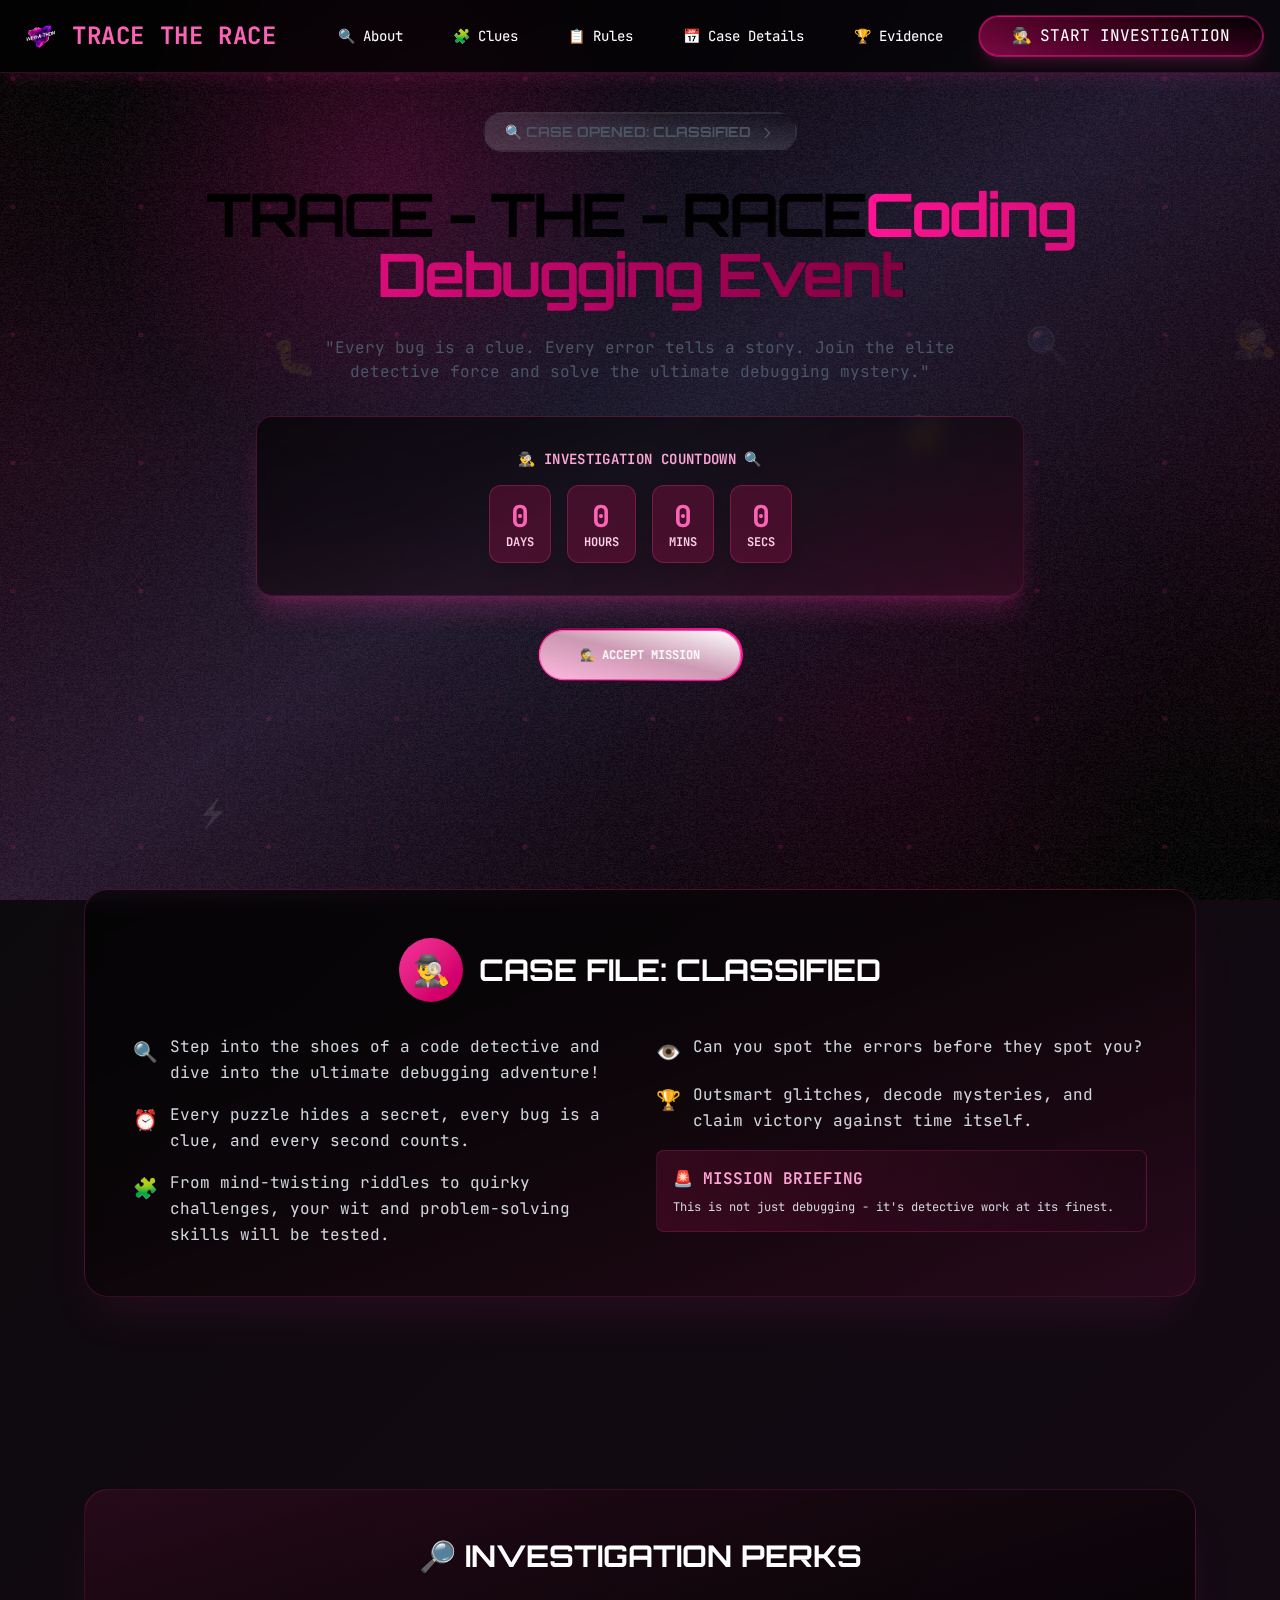
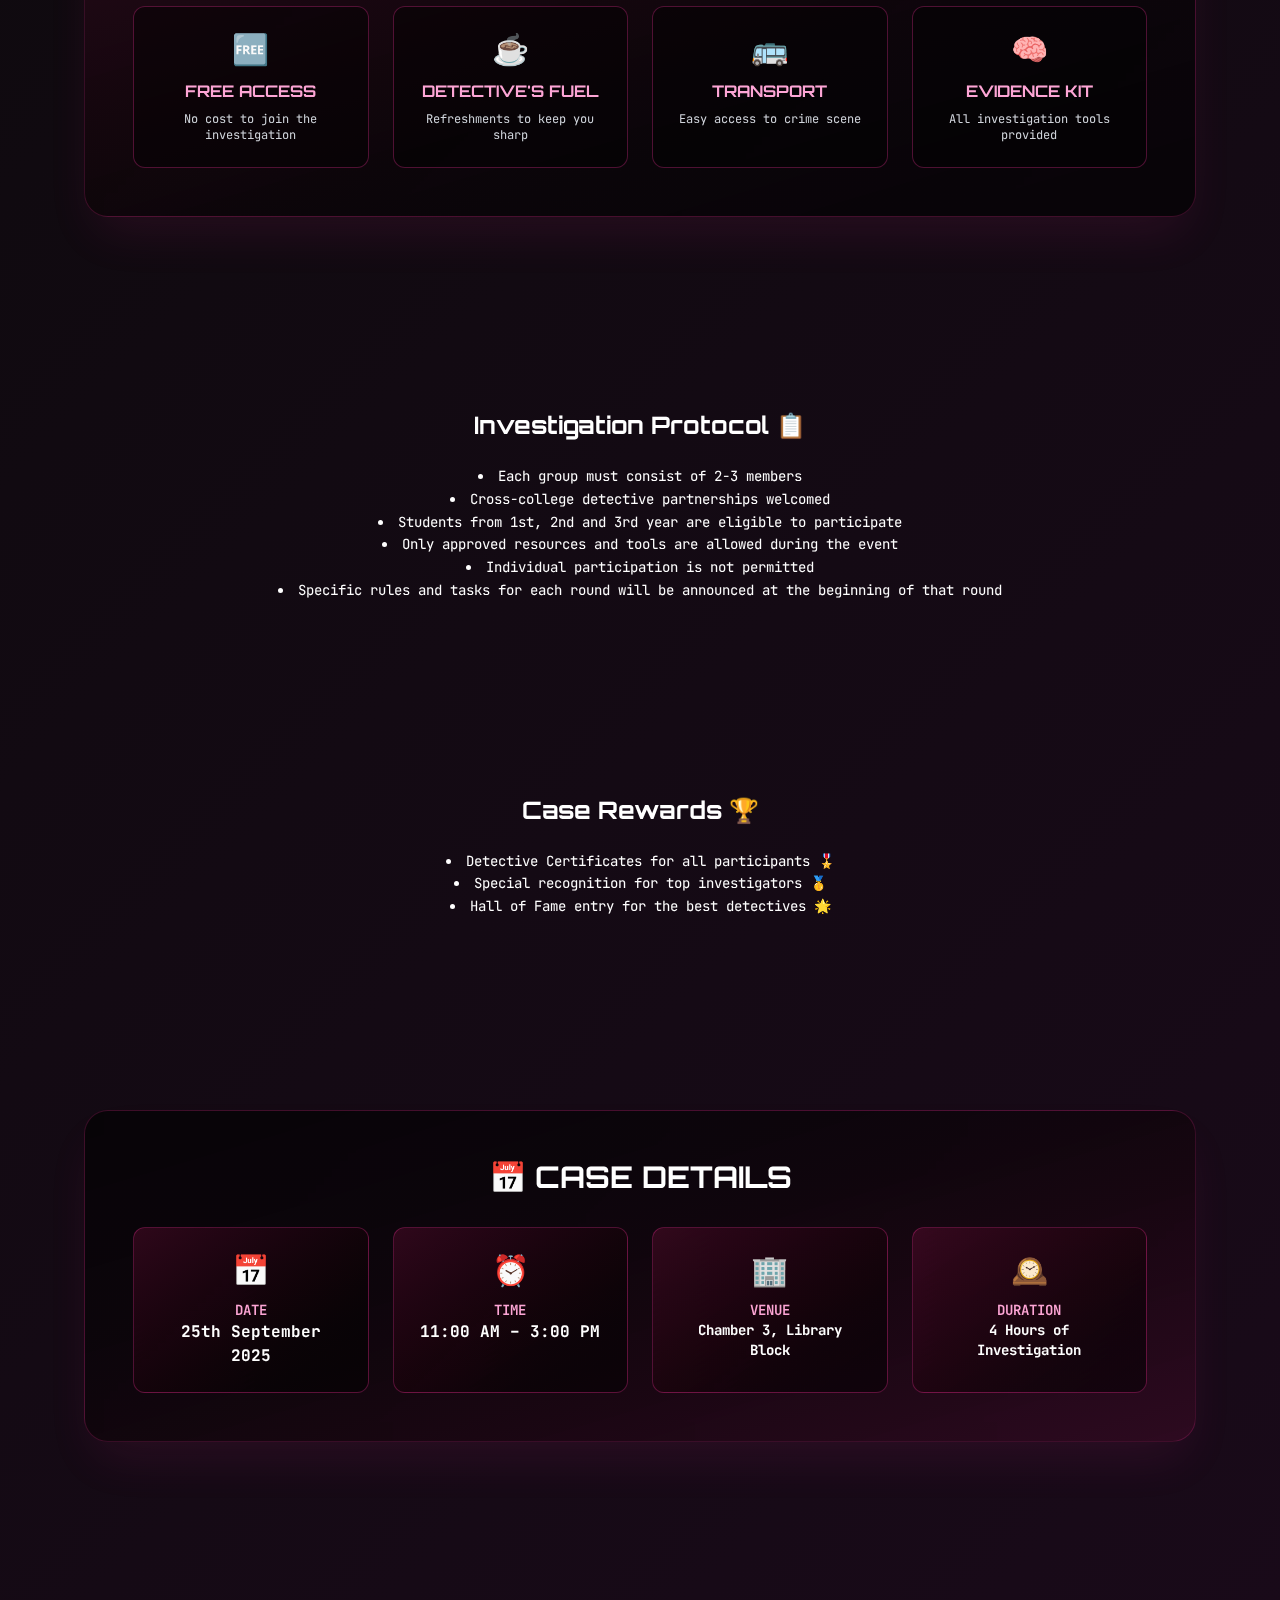
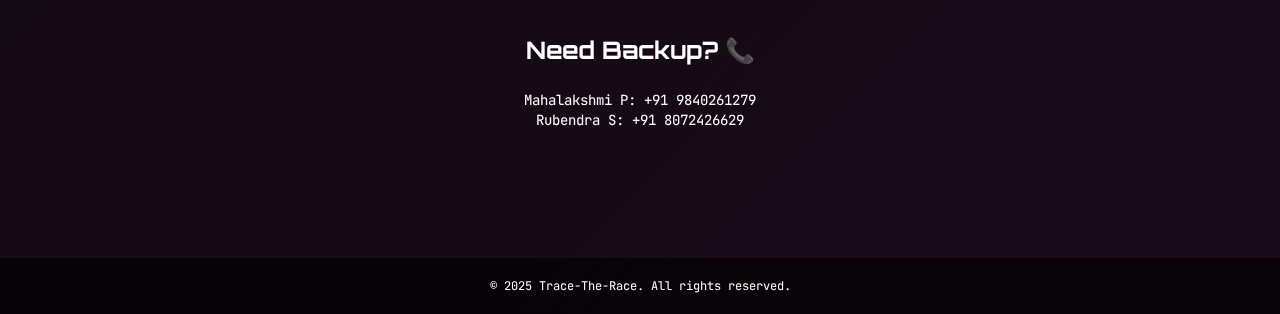
<file: index.html>
<!doctype html>
<html lang="en" suppressHydrationWarning>
  <head>
    <meta charset="UTF-8" />
    <link rel="icon" type="image/png" href="/logo.png" />
    <meta name="viewport" content="width=device-width, initial-scale=1.0" />
    <title>Trace The Race</title>
    <script type="module" crossorigin src="/assets/index-C1xVzia4.js"></script>
    <link rel="stylesheet" crossorigin href="/assets/index-C8bFx1tN.css">
  </head>
  <body>
    <div id="root"></div>

    <!-- Hidden static form for Netlify's build-time detection -->
    <form name="register" data-netlify="true" data-netlify-honeypot="bot-field" hidden netlify>
      <input type="hidden" name="form-name" value="register" />
      <input type="text"   name="teamName" />
      <select name="teamSize">
        <option>1</option><option>2</option><option>3</option>
      </select>
      <input type="text"   name="memberName1" />
      <input type="text"   name="memberContact1" />
      <input type="email"  name="memberEmail1" />
      <input type="text"   name="memberCollege1" />

      <input type="text"   name="memberName2" />
      <input type="text"   name="memberContact2" />
      <input type="email"  name="memberEmail2" />
      <input type="text"   name="memberCollege2" />

      <!-- Member 3 -->
      <input type="text"   name="memberName3" />
      <input type="text"   name="memberContact3" />
      <input type="email"  name="memberEmail3" />
      <input type="text"   name="memberCollege3" />
      <!-- Honeypot -->
      <input type="text" name="bot-field" />
    </form>

  </body>
</html>
</file>
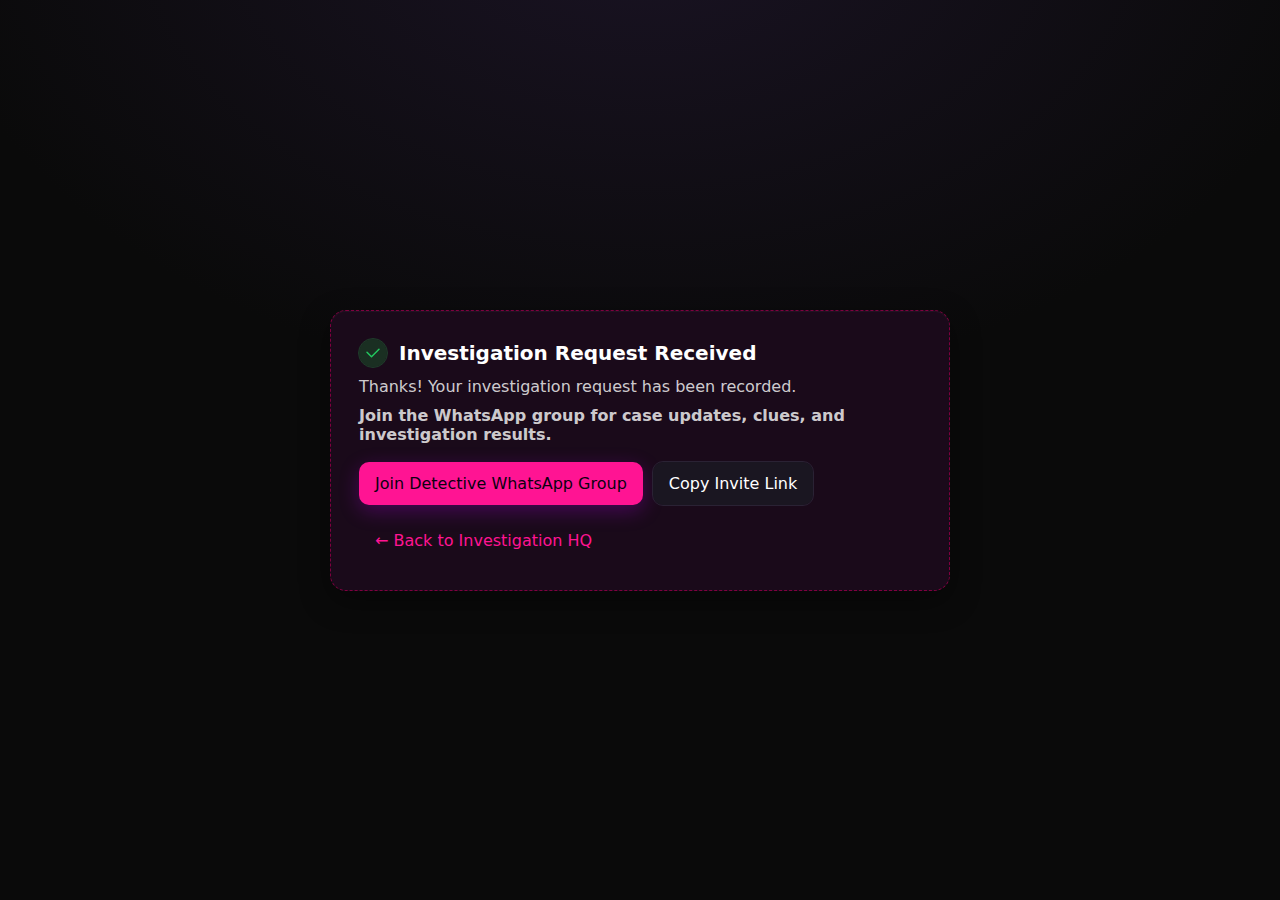
<file: success.html>
<!doctype html>
<html lang="en">
  <head>
    <meta charset="utf-8" />
    <link rel="icon" type="image/png" href="./logo.png" />
    <meta name="viewport" content="width=device-width, initial-scale=1" />
    <title>Investigation Request Received!</title>
    <meta name="description" content="Thanks for joining the investigation. Your submission has been received." />
    <meta name="theme-color" content="#0b0b0c" />
    <style>
      :root{
        --bg: #0a0a0a;
        --card: #1a0a1a;
        --accent: #ff1493;
        --accent-2:#800040;
        --text: #ffffff;
        --muted: #ffffffcc;
        --ok: #22c55e;
        --ring: #ffffff22;
        --focus: 2px solid #ff149388;
        --radius: 16px;
      }
      * { box-sizing: border-box; }
      html, body { height: 100%; }
      body {
        margin: 0;
        font-family: system-ui, -apple-system, Segoe UI, Roboto, Ubuntu, Cantarell, "Noto Sans", Arial, sans-serif;
        background: radial-gradient(1200px 800px at 50% -10%, #1a1324 0%, var(--bg) 60%) no-repeat, var(--bg);
        color: var(--text);
        display: grid;
        place-items: center;
        padding: 24px;
      }
      .card {
        width: 100%;
        max-width: 620px;
        padding: 28px;
        border: 1px dashed var(--accent-2);
        border-radius: var(--radius);
        background: linear-gradient(180deg, #1a0a1a 0%, var(--card) 100%);
        box-shadow: 0 10px 30px #00000066, inset 0 1px 0 #ffffff0a;
        position: relative;
        overflow: clip;
      }
      .header {
        display: flex;
        align-items: center;
        gap: 12px;
        margin-bottom: 8px;
      }
      .check {
        width: 28px; height: 28px; flex: none;
        display: grid; place-items: center;
        border-radius: 999px;
        background: #1a2f22;
        outline: 1px solid #1f3d2b;
      }
      .check svg { width: 18px; height: 18px; color: var(--ok); }
      h1 { margin: 0; font-size: 1.25rem; line-height: 1.2; }
      p { margin: 10px 0 0; color: var(--muted); }
      .actions {
        display: flex;
        flex-wrap: wrap;
        gap: 10px;
        margin-top: 18px;
      }
      a, button {
        font: inherit;
        text-decoration: none;
        border: 0;
        cursor: pointer;
        display: inline-flex;
        align-items: center;
        gap: 8px;
        padding: 12px 16px;
        border-radius: 10px;
        transition: transform .08s ease, box-shadow .08s ease, background .2s ease, color .2s ease;
      }
      .btn-primary {
        background: var(--accent);
        color: #0b0010;
        box-shadow: 0 6px 20px #c101fb44;
      }
      .btn-primary:hover { transform: translateY(-1px); }
      .btn-primary:active { transform: translateY(0); }
      .btn-secondary {
        background: #1a1621;
        color: var(--text);
        outline: 1px solid #2a2234;
      }
      .btn-secondary:hover { background:#1f1a28; }
      .muted-link {
        display: inline-block;
        margin-top: 14px;
        color: var(--accent);
      }
      .muted-link:hover { text-decoration: underline; }
      .toast {
        position: absolute;
        right: 14px; bottom: 14px;
        padding: 10px 12px;
        border-radius: 10px;
        background: #1a1621;
        outline: 1px solid #2a2234;
        color: var(--text);
        opacity: 0;
        transform: translateY(6px);
        transition: opacity .2s ease, transform .2s ease;
        pointer-events: none;
        font-size: .925rem;
      }
      .toast.show { opacity: 1; transform: translateY(0); }
      .ring {
        position:absolute; inset:-1px;
        border-radius: var(--radius);
        box-shadow: 0 0 0 1px var(--ring);
        pointer-events:none;
      }
      @media (prefers-reduced-motion: reduce) {
        .btn-primary, .btn-secondary { transition: none; }
      }
      a:focus-visible, button:focus-visible { outline: var(--focus); outline-offset: 2px; }
    </style>
  </head>
  <body>
    <main class="card" role="status" aria-live="polite">
      <div class="ring" aria-hidden="true"></div>

      <div class="header">
        <span class="check" aria-hidden="true">
          <svg viewBox="0 0 24 24" fill="none" aria-hidden="true">
            <path d="M20 7L10 17l-6-6" stroke="currentColor" stroke-width="2" stroke-linecap="round" stroke-linejoin="round"/>
          </svg>
        </span>
        <h1>Investigation Request Received</h1>
      </div>

      <p>Thanks! Your investigation request has been recorded.</p>
      <p><strong>Join the WhatsApp group for case updates, clues, and investigation results.</strong></p>

      <div class="actions">
        <a class="btn-primary"
           href="https://chat.whatsapp.com/E703nAka1NY1kPPnu2XmwF"
           target="_blank" rel="noopener noreferrer"
           aria-label="Open WhatsApp group for investigation updates and results in a new tab">
          Join Detective WhatsApp Group
        </a>

        <button class="btn-secondary" id="copyLink" type="button" aria-live="polite">
          Copy Invite Link
        </button>
      </div>

      <a class="muted-link" href="/">← Back to Investigation HQ</a>

      <div id="toast" class="toast" role="alert" aria-atomic="true" aria-live="assertive">
        Link copied to clipboard
      </div>
    </main>

    <script>
      (function () {
        const WA_URL = "https://chat.whatsapp.com/E703nAka1NY1kPPnu2XmwF";
        const copyBtn = document.getElementById("copyLink");
        const toast = document.getElementById("toast");

        async function copyToClipboard(text) {
          try {
            if (navigator.clipboard && window.isSecureContext) {
              await navigator.clipboard.writeText(text);
            } else {
              const el = document.createElement("textarea");
              el.value = text;
              el.setAttribute("readonly", "");
              el.style.position = "absolute";
              el.style.left = "-9999px";
              document.body.appendChild(el);
              el.select();
              document.execCommand("copy");
              document.body.removeChild(el);
            }
            showToast();
          } catch {
            showToast("Couldn’t copy. Link shown above.");
          }
        }

        function showToast(message) {
          if (message) toast.textContent = message;
          toast.classList.add("show");
          setTimeout(() => toast.classList.remove("show"), 1800);
        }

        copyBtn?.addEventListener("click", () => copyToClipboard(WA_URL));
      })();
    </script>
  </body>
</html>
</file>
<file: assets/index-C8bFx1tN.css>
@import"https://fonts.googleapis.com/css2?family=JetBrains+Mono:wght@400;700&family=Orbitron:wght@400;700;900&display=swap";@layer components;/*! tailwindcss v4.1.13 | MIT License | https://tailwindcss.com */@layer properties{@supports (((-webkit-hyphens:none)) and (not (margin-trim:inline))) or ((-moz-orient:inline) and (not (color:rgb(from red r g b)))){*,:before,:after,::backdrop{--tw-translate-x:0;--tw-translate-y:0;--tw-translate-z:0;--tw-rotate-x:initial;--tw-rotate-y:initial;--tw-rotate-z:initial;--tw-skew-x:initial;--tw-skew-y:initial;--tw-space-y-reverse:0;--tw-space-x-reverse:0;--tw-border-style:solid;--tw-gradient-position:initial;--tw-gradient-from:#0000;--tw-gradient-via:#0000;--tw-gradient-to:#0000;--tw-gradient-stops:initial;--tw-gradient-via-stops:initial;--tw-gradient-from-position:0%;--tw-gradient-via-position:50%;--tw-gradient-to-position:100%;--tw-leading:initial;--tw-font-weight:initial;--tw-tracking:initial;--tw-shadow:0 0 #0000;--tw-shadow-color:initial;--tw-shadow-alpha:100%;--tw-inset-shadow:0 0 #0000;--tw-inset-shadow-color:initial;--tw-inset-shadow-alpha:100%;--tw-ring-color:initial;--tw-ring-shadow:0 0 #0000;--tw-inset-ring-color:initial;--tw-inset-ring-shadow:0 0 #0000;--tw-ring-inset:initial;--tw-ring-offset-width:0px;--tw-ring-offset-color:#fff;--tw-ring-offset-shadow:0 0 #0000;--tw-outline-style:solid;--tw-backdrop-blur:initial;--tw-backdrop-brightness:initial;--tw-backdrop-contrast:initial;--tw-backdrop-grayscale:initial;--tw-backdrop-hue-rotate:initial;--tw-backdrop-invert:initial;--tw-backdrop-opacity:initial;--tw-backdrop-saturate:initial;--tw-backdrop-sepia:initial;--tw-duration:initial;--tw-text-shadow-color:initial;--tw-text-shadow-alpha:100%;--tw-scale-x:1;--tw-scale-y:1;--tw-scale-z:1}}}@layer theme{:root,:host{--font-sans:ui-sans-serif,system-ui,sans-serif,"Apple Color Emoji","Segoe UI Emoji","Segoe UI Symbol","Noto Color Emoji";--font-mono:ui-monospace,SFMono-Regular,Menlo,Monaco,Consolas,"Liberation Mono","Courier New",monospace;--color-red-400:oklch(70.4% .191 22.216);--color-red-500:oklch(63.7% .237 25.331);--color-purple-950:oklch(29.1% .149 302.717);--color-pink-200:oklch(89.9% .061 343.231);--color-pink-300:oklch(82.3% .12 346.018);--color-pink-400:oklch(71.8% .202 349.761);--color-pink-500:oklch(65.6% .241 354.308);--color-pink-700:oklch(52.5% .223 3.958);--color-pink-800:oklch(45.9% .187 3.815);--color-pink-900:oklch(40.8% .153 2.432);--color-gray-200:oklch(92.8% .006 264.531);--color-gray-300:oklch(87.2% .01 258.338);--color-gray-400:oklch(70.7% .022 261.325);--color-gray-600:oklch(44.6% .03 256.802);--color-gray-800:oklch(27.8% .033 256.848);--color-gray-900:oklch(21% .034 264.665);--color-gray-950:oklch(13% .028 261.692);--color-zinc-300:oklch(87.1% .006 286.286);--color-black:#000;--color-white:#fff;--spacing:.25rem;--breakpoint-xl:80rem;--container-2xl:42rem;--container-3xl:48rem;--container-4xl:56rem;--container-5xl:64rem;--container-6xl:72rem;--text-xs:.75rem;--text-xs--line-height:calc(1/.75);--text-sm:.875rem;--text-sm--line-height:calc(1.25/.875);--text-base:1rem;--text-base--line-height: 1.5 ;--text-lg:1.125rem;--text-lg--line-height:calc(1.75/1.125);--text-xl:1.25rem;--text-xl--line-height:calc(1.75/1.25);--text-2xl:1.5rem;--text-2xl--line-height:calc(2/1.5);--text-3xl:1.875rem;--text-3xl--line-height: 1.2 ;--text-4xl:2.25rem;--text-4xl--line-height:calc(2.5/2.25);--text-6xl:3.75rem;--text-6xl--line-height:1;--font-weight-medium:500;--font-weight-semibold:600;--font-weight-bold:700;--tracking-tighter:-.05em;--tracking-wide:.025em;--leading-relaxed:1.625;--radius-md:.375rem;--radius-lg:.5rem;--radius-xl:.75rem;--radius-2xl:1rem;--radius-3xl:1.5rem;--animate-pulse:pulse 2s cubic-bezier(.4,0,.6,1)infinite;--blur-sm:8px;--blur-lg:16px;--blur-3xl:64px;--default-transition-duration:.15s;--default-transition-timing-function:cubic-bezier(.4,0,.2,1);--default-font-family:var(--font-sans);--default-mono-font-family:var(--font-mono)}}@layer base{*,:after,:before,::backdrop{box-sizing:border-box;border:0 solid;margin:0;padding:0}::file-selector-button{box-sizing:border-box;border:0 solid;margin:0;padding:0}html,:host{-webkit-text-size-adjust:100%;tab-size:4;line-height:1.5;font-family:var(--default-font-family,ui-sans-serif,system-ui,sans-serif,"Apple Color Emoji","Segoe UI Emoji","Segoe UI Symbol","Noto Color Emoji");font-feature-settings:var(--default-font-feature-settings,normal);font-variation-settings:var(--default-font-variation-settings,normal);-webkit-tap-highlight-color:transparent}hr{height:0;color:inherit;border-top-width:1px}abbr:where([title]){-webkit-text-decoration:underline dotted;text-decoration:underline dotted}h1,h2,h3,h4,h5,h6{font-size:inherit;font-weight:inherit}a{color:inherit;-webkit-text-decoration:inherit;text-decoration:inherit}b,strong{font-weight:bolder}code,kbd,samp,pre{font-family:var(--default-mono-font-family,ui-monospace,SFMono-Regular,Menlo,Monaco,Consolas,"Liberation Mono","Courier New",monospace);font-feature-settings:var(--default-mono-font-feature-settings,normal);font-variation-settings:var(--default-mono-font-variation-settings,normal);font-size:1em}small{font-size:80%}sub,sup{vertical-align:baseline;font-size:75%;line-height:0;position:relative}sub{bottom:-.25em}sup{top:-.5em}table{text-indent:0;border-color:inherit;border-collapse:collapse}:-moz-focusring{outline:auto}progress{vertical-align:baseline}summary{display:list-item}ol,ul,menu{list-style:none}img,svg,video,canvas,audio,iframe,embed,object{vertical-align:middle;display:block}img,video{max-width:100%;height:auto}button,input,select,optgroup,textarea{font:inherit;font-feature-settings:inherit;font-variation-settings:inherit;letter-spacing:inherit;color:inherit;opacity:1;background-color:#0000;border-radius:0}::file-selector-button{font:inherit;font-feature-settings:inherit;font-variation-settings:inherit;letter-spacing:inherit;color:inherit;opacity:1;background-color:#0000;border-radius:0}:where(select:is([multiple],[size])) optgroup{font-weight:bolder}:where(select:is([multiple],[size])) optgroup option{padding-inline-start:20px}::file-selector-button{margin-inline-end:4px}::placeholder{opacity:1}@supports (not ((-webkit-appearance:-apple-pay-button))) or (contain-intrinsic-size:1px){::placeholder{color:currentColor}@supports (color:color-mix(in lab,red,red)){::placeholder{color:color-mix(in oklab,currentcolor 50%,transparent)}}}textarea{resize:vertical}::-webkit-search-decoration{-webkit-appearance:none}::-webkit-date-and-time-value{min-height:1lh;text-align:inherit}::-webkit-datetime-edit{display:inline-flex}::-webkit-datetime-edit-fields-wrapper{padding:0}::-webkit-datetime-edit{padding-block:0}::-webkit-datetime-edit-year-field{padding-block:0}::-webkit-datetime-edit-month-field{padding-block:0}::-webkit-datetime-edit-day-field{padding-block:0}::-webkit-datetime-edit-hour-field{padding-block:0}::-webkit-datetime-edit-minute-field{padding-block:0}::-webkit-datetime-edit-second-field{padding-block:0}::-webkit-datetime-edit-millisecond-field{padding-block:0}::-webkit-datetime-edit-meridiem-field{padding-block:0}::-webkit-calendar-picker-indicator{line-height:1}:-moz-ui-invalid{box-shadow:none}button,input:where([type=button],[type=reset],[type=submit]){appearance:button}::file-selector-button{appearance:button}::-webkit-inner-spin-button{height:auto}::-webkit-outer-spin-button{height:auto}[hidden]:where(:not([hidden=until-found])){display:none!important}*{border-color:#ff14934d}body{color:#fff;background-color:#0a0a0a}}@layer utilities{.pointer-events-none{pointer-events:none}.absolute{position:absolute}.fixed{position:fixed}.relative{position:relative}.static{position:static}.\[inset\:0\%_0px\]{inset:0% 0}.inset-0{inset:calc(var(--spacing)*0)}.inset-\[-1000\%\]{inset:-1000%}.top-0{top:calc(var(--spacing)*0)}.left-1\/2{left:50%}.-z-10{z-index:-10}.z-1{z-index:1}.z-10{z-index:10}.z-20{z-index:20}.z-30{z-index:30}.z-40{z-index:40}.z-\[0\]{z-index:0}.mx-3{margin-inline:calc(var(--spacing)*3)}.mx-10{margin-inline:calc(var(--spacing)*10)}.mx-auto{margin-inline:auto}.mt-1{margin-top:calc(var(--spacing)*1)}.mt-6{margin-top:calc(var(--spacing)*6)}.mt-20{margin-top:calc(var(--spacing)*20)}.mt-32{margin-top:calc(var(--spacing)*32)}.mr-2{margin-right:calc(var(--spacing)*2)}.mr-3{margin-right:calc(var(--spacing)*3)}.mr-4{margin-right:calc(var(--spacing)*4)}.mb-2{margin-bottom:calc(var(--spacing)*2)}.mb-3{margin-bottom:calc(var(--spacing)*3)}.mb-4{margin-bottom:calc(var(--spacing)*4)}.mb-6{margin-bottom:calc(var(--spacing)*6)}.mb-8{margin-bottom:calc(var(--spacing)*8)}.\[margin-left\:-200\%\]{margin-left:-200%}.ml-2{margin-left:calc(var(--spacing)*2)}.block{display:block}.flex{display:flex}.grid{display:grid}.hidden{display:none}.inline{display:inline}.inline-block{display:inline-block}.inline-flex{display:inline-flex}.size-9{width:calc(var(--spacing)*9);height:calc(var(--spacing)*9)}.size-full{width:100%;height:100%}.\[height\:300vh\]{height:300vh}.h-4{height:calc(var(--spacing)*4)}.h-6{height:calc(var(--spacing)*6)}.h-8{height:calc(var(--spacing)*8)}.h-9{height:calc(var(--spacing)*9)}.h-10{height:calc(var(--spacing)*10)}.h-12{height:calc(var(--spacing)*12)}.h-16{height:calc(var(--spacing)*16)}.h-20{height:calc(var(--spacing)*20)}.h-full{height:100%}.h-screen{height:100vh}.\[width\:600vw\]{width:600vw}.w-4{width:calc(var(--spacing)*4)}.w-8{width:calc(var(--spacing)*8)}.w-16{width:calc(var(--spacing)*16)}.w-20{width:calc(var(--spacing)*20)}.w-auto{width:auto}.w-fit{width:fit-content}.w-full{width:100%}.w-screen{width:100vw}.max-w-2xl{max-width:var(--container-2xl)}.max-w-3xl{max-width:var(--container-3xl)}.max-w-4xl{max-width:var(--container-4xl)}.max-w-5xl{max-width:var(--container-5xl)}.max-w-6xl{max-width:var(--container-6xl)}.max-w-full{max-width:100%}.max-w-screen-xl{max-width:var(--breakpoint-xl)}.shrink-0{flex-shrink:0}.\[transform-origin\:100\%_0_0\]{transform-origin:100% 0 0}.-translate-x-1\/2{--tw-translate-x: -50% ;translate:var(--tw-translate-x)var(--tw-translate-y)}.\[transform\:rotateX\(var\(--grid-angle\)\)\]{transform:rotateX(var(--grid-angle))}.transform{transform:var(--tw-rotate-x,)var(--tw-rotate-y,)var(--tw-rotate-z,)var(--tw-skew-x,)var(--tw-skew-y,)}.animate-\[spin_2s_linear_infinite\]{animation:2s linear infinite spin}.animate-pulse{animation:var(--animate-pulse)}.cursor-pointer{cursor:pointer}.resize{resize:both}.list-inside{list-style-position:inside}.list-disc{list-style-type:disc}.grid-cols-2{grid-template-columns:repeat(2,minmax(0,1fr))}.flex-col{flex-direction:column}.flex-wrap{flex-wrap:wrap}.items-center{align-items:center}.items-start{align-items:flex-start}.justify-between{justify-content:space-between}.justify-center{justify-content:center}.gap-1{gap:calc(var(--spacing)*1)}.gap-1\.5{gap:calc(var(--spacing)*1.5)}.gap-2{gap:calc(var(--spacing)*2)}.gap-4{gap:calc(var(--spacing)*4)}.gap-6{gap:calc(var(--spacing)*6)}.gap-8{gap:calc(var(--spacing)*8)}.gap-12{gap:calc(var(--spacing)*12)}:where(.space-y-3>:not(:last-child)){--tw-space-y-reverse:0;margin-block-start:calc(calc(var(--spacing)*3)*var(--tw-space-y-reverse));margin-block-end:calc(calc(var(--spacing)*3)*calc(1 - var(--tw-space-y-reverse)))}:where(.space-y-4>:not(:last-child)){--tw-space-y-reverse:0;margin-block-start:calc(calc(var(--spacing)*4)*var(--tw-space-y-reverse));margin-block-end:calc(calc(var(--spacing)*4)*calc(1 - var(--tw-space-y-reverse)))}:where(.space-y-5>:not(:last-child)){--tw-space-y-reverse:0;margin-block-start:calc(calc(var(--spacing)*5)*var(--tw-space-y-reverse));margin-block-end:calc(calc(var(--spacing)*5)*calc(1 - var(--tw-space-y-reverse)))}:where(.space-y-8>:not(:last-child)){--tw-space-y-reverse:0;margin-block-start:calc(calc(var(--spacing)*8)*var(--tw-space-y-reverse));margin-block-end:calc(calc(var(--spacing)*8)*calc(1 - var(--tw-space-y-reverse)))}.gap-x-3{column-gap:calc(var(--spacing)*3)}:where(.space-x-3>:not(:last-child)){--tw-space-x-reverse:0;margin-inline-start:calc(calc(var(--spacing)*3)*var(--tw-space-x-reverse));margin-inline-end:calc(calc(var(--spacing)*3)*calc(1 - var(--tw-space-x-reverse)))}:where(.space-x-4>:not(:last-child)){--tw-space-x-reverse:0;margin-inline-start:calc(calc(var(--spacing)*4)*var(--tw-space-x-reverse));margin-inline-end:calc(calc(var(--spacing)*4)*calc(1 - var(--tw-space-x-reverse)))}.overflow-hidden{overflow:hidden}.rounded-2xl{border-radius:var(--radius-2xl)}.rounded-3xl{border-radius:var(--radius-3xl)}.rounded-full{border-radius:3.40282e38px}.rounded-lg{border-radius:var(--radius-lg)}.rounded-md{border-radius:var(--radius-md)}.rounded-xl{border-radius:var(--radius-xl)}.border,.border-\[1px\]{border-style:var(--tw-border-style);border-width:1px}.border-\[2px\]{border-style:var(--tw-border-style);border-width:2px}.border-b{border-bottom-style:var(--tw-border-style);border-bottom-width:1px}.border-dashed{--tw-border-style:dashed;border-style:dashed}.border-\[\#ff1493\]\/50{border-color:#ff149380}.border-\[\#ff1493\]\/60{border-color:#ff149399}.border-black\/5{border-color:#0000000d}@supports (color:color-mix(in lab,red,red)){.border-black\/5{border-color:color-mix(in oklab,var(--color-black)5%,transparent)}}.border-gray-200{border-color:var(--color-gray-200)}.border-gray-800{border-color:var(--color-gray-800)}.border-pink-500\/20{border-color:#f6339a33}@supports (color:color-mix(in lab,red,red)){.border-pink-500\/20{border-color:color-mix(in oklab,var(--color-pink-500)20%,transparent)}}.border-pink-500\/30{border-color:#f6339a4d}@supports (color:color-mix(in lab,red,red)){.border-pink-500\/30{border-color:color-mix(in oklab,var(--color-pink-500)30%,transparent)}}.border-red-500{border-color:var(--color-red-500)}.border-transparent{border-color:#0000}.border-white{border-color:var(--color-white)}.border-white\/20{border-color:#fff3}@supports (color:color-mix(in lab,red,red)){.border-white\/20{border-color:color-mix(in oklab,var(--color-white)20%,transparent)}}.bg-background{background-color:#0a0a0a}.bg-black\/40{background-color:#0006}@supports (color:color-mix(in lab,red,red)){.bg-black\/40{background-color:color-mix(in oklab,var(--color-black)40%,transparent)}}.bg-black\/70{background-color:#000000b3}@supports (color:color-mix(in lab,red,red)){.bg-black\/70{background-color:color-mix(in oklab,var(--color-black)70%,transparent)}}.bg-pink-900\/30{background-color:#8610434d}@supports (color:color-mix(in lab,red,red)){.bg-pink-900\/30{background-color:color-mix(in oklab,var(--color-pink-900)30%,transparent)}}.bg-pink-900\/40{background-color:#86104366}@supports (color:color-mix(in lab,red,red)){.bg-pink-900\/40{background-color:color-mix(in oklab,var(--color-pink-900)40%,transparent)}}.bg-primary{background-color:#ff1493}.bg-purple-950\/10{background-color:#3c03661a}@supports (color:color-mix(in lab,red,red)){.bg-purple-950\/10{background-color:color-mix(in oklab,var(--color-purple-950)10%,transparent)}}.bg-secondary{background-color:#800040}.bg-white{background-color:var(--color-white)}.bg-white\/10{background-color:#ffffff1a}@supports (color:color-mix(in lab,red,red)){.bg-white\/10{background-color:color-mix(in oklab,var(--color-white)10%,transparent)}}.bg-gradient-to-b{--tw-gradient-position:to bottom in oklab;background-image:linear-gradient(var(--tw-gradient-stops))}.bg-gradient-to-br{--tw-gradient-position:to bottom right in oklab;background-image:linear-gradient(var(--tw-gradient-stops))}.bg-gradient-to-r{--tw-gradient-position:to right in oklab;background-image:linear-gradient(var(--tw-gradient-stops))}.bg-gradient-to-t{--tw-gradient-position:to top in oklab;background-image:linear-gradient(var(--tw-gradient-stops))}.bg-gradient-to-tr{--tw-gradient-position:to top right in oklab;background-image:linear-gradient(var(--tw-gradient-stops))}.\[background-image\:linear-gradient\(to_right\,var\(--light-line\)_1px\,transparent_0\)\,linear-gradient\(to_bottom\,var\(--light-line\)_1px\,transparent_0\)\]{background-image:linear-gradient(to right,var(--light-line)1px,transparent 0),linear-gradient(to bottom,var(--light-line)1px,transparent 0)}.bg-\[conic-gradient\(from_90deg_at_50\%_50\%\,\#ff1493_0\%\,\#800040_50\%\,\#ff1493_100\%\)\]{background-image:conic-gradient(from 90deg,#ff1493,#800040,#ff1493)}.bg-\[linear-gradient\(180deg\,_\#000_0\%\,_rgba\(0\,_0\,_0\,_0\.75\)_100\%\)\]{background-image:linear-gradient(#000,#000000bf)}.bg-\[radial-gradient\(circle_at_30\%_20\%\,\#ff1493_0\%\,transparent_25\%\)\]{background-image:radial-gradient(circle at 30% 20%,#ff1493,#0000 25%)}.bg-\[radial-gradient\(circle_at_70\%_80\%\,\#800040_0\%\,transparent_25\%\)\]{background-image:radial-gradient(circle at 70% 80%,#800040,#0000 25%)}.bg-\[radial-gradient\(ellipse_20\%_80\%_at_50\%_-20\%\,rgba\(120\,119\,198\,0\.15\)\,rgba\(255\,255\,255\,0\)\)\]{background-image:radial-gradient(20% 80% at 50% -20%,#7877c626,#fff0)}.from-\[\#ff1493\]{--tw-gradient-from:#ff1493;--tw-gradient-stops:var(--tw-gradient-via-stops,var(--tw-gradient-position),var(--tw-gradient-from)var(--tw-gradient-from-position),var(--tw-gradient-to)var(--tw-gradient-to-position))}.from-\[\#ff1493\]\/20{--tw-gradient-from:oklab(65.4935% .260965 -.0139289/.2);--tw-gradient-stops:var(--tw-gradient-via-stops,var(--tw-gradient-position),var(--tw-gradient-from)var(--tw-gradient-from-position),var(--tw-gradient-to)var(--tw-gradient-to-position))}.from-\[\#ff1493\]\/30{--tw-gradient-from:oklab(65.4935% .260965 -.0139289/.3);--tw-gradient-stops:var(--tw-gradient-via-stops,var(--tw-gradient-position),var(--tw-gradient-from)var(--tw-gradient-from-position),var(--tw-gradient-to)var(--tw-gradient-to-position))}.from-black{--tw-gradient-from:var(--color-black);--tw-gradient-stops:var(--tw-gradient-via-stops,var(--tw-gradient-position),var(--tw-gradient-from)var(--tw-gradient-from-position),var(--tw-gradient-to)var(--tw-gradient-to-position))}.from-black\/60{--tw-gradient-from:#0009}@supports (color:color-mix(in lab,red,red)){.from-black\/60{--tw-gradient-from:color-mix(in oklab,var(--color-black)60%,transparent)}}.from-black\/60{--tw-gradient-stops:var(--tw-gradient-via-stops,var(--tw-gradient-position),var(--tw-gradient-from)var(--tw-gradient-from-position),var(--tw-gradient-to)var(--tw-gradient-to-position))}.from-black\/80{--tw-gradient-from:#000c}@supports (color:color-mix(in lab,red,red)){.from-black\/80{--tw-gradient-from:color-mix(in oklab,var(--color-black)80%,transparent)}}.from-black\/80{--tw-gradient-stops:var(--tw-gradient-via-stops,var(--tw-gradient-position),var(--tw-gradient-from)var(--tw-gradient-from-position),var(--tw-gradient-to)var(--tw-gradient-to-position))}.from-pink-500{--tw-gradient-from:var(--color-pink-500);--tw-gradient-stops:var(--tw-gradient-via-stops,var(--tw-gradient-position),var(--tw-gradient-from)var(--tw-gradient-from-position),var(--tw-gradient-to)var(--tw-gradient-to-position))}.from-pink-900\/20{--tw-gradient-from:#86104333}@supports (color:color-mix(in lab,red,red)){.from-pink-900\/20{--tw-gradient-from:color-mix(in oklab,var(--color-pink-900)20%,transparent)}}.from-pink-900\/20{--tw-gradient-stops:var(--tw-gradient-via-stops,var(--tw-gradient-position),var(--tw-gradient-from)var(--tw-gradient-from-position),var(--tw-gradient-to)var(--tw-gradient-to-position))}.from-pink-900\/30{--tw-gradient-from:#8610434d}@supports (color:color-mix(in lab,red,red)){.from-pink-900\/30{--tw-gradient-from:color-mix(in oklab,var(--color-pink-900)30%,transparent)}}.from-pink-900\/30{--tw-gradient-stops:var(--tw-gradient-via-stops,var(--tw-gradient-position),var(--tw-gradient-from)var(--tw-gradient-from-position),var(--tw-gradient-to)var(--tw-gradient-to-position))}.from-pink-900\/50{--tw-gradient-from:#86104380}@supports (color:color-mix(in lab,red,red)){.from-pink-900\/50{--tw-gradient-from:color-mix(in oklab,var(--color-pink-900)50%,transparent)}}.from-pink-900\/50{--tw-gradient-stops:var(--tw-gradient-via-stops,var(--tw-gradient-position),var(--tw-gradient-from)var(--tw-gradient-from-position),var(--tw-gradient-to)var(--tw-gradient-to-position))}.from-transparent{--tw-gradient-from:transparent;--tw-gradient-stops:var(--tw-gradient-via-stops,var(--tw-gradient-position),var(--tw-gradient-from)var(--tw-gradient-from-position),var(--tw-gradient-to)var(--tw-gradient-to-position))}.from-white{--tw-gradient-from:var(--color-white);--tw-gradient-stops:var(--tw-gradient-via-stops,var(--tw-gradient-position),var(--tw-gradient-from)var(--tw-gradient-from-position),var(--tw-gradient-to)var(--tw-gradient-to-position))}.from-zinc-300\/20{--tw-gradient-from:#d4d4d833}@supports (color:color-mix(in lab,red,red)){.from-zinc-300\/20{--tw-gradient-from:color-mix(in oklab,var(--color-zinc-300)20%,transparent)}}.from-zinc-300\/20{--tw-gradient-stops:var(--tw-gradient-via-stops,var(--tw-gradient-position),var(--tw-gradient-from)var(--tw-gradient-from-position),var(--tw-gradient-to)var(--tw-gradient-to-position))}.via-\[\#800040\]\/30{--tw-gradient-via:oklab(38.8145% .157117 .00183761/.3);--tw-gradient-via-stops:var(--tw-gradient-position),var(--tw-gradient-from)var(--tw-gradient-from-position),var(--tw-gradient-via)var(--tw-gradient-via-position),var(--tw-gradient-to)var(--tw-gradient-to-position);--tw-gradient-stops:var(--tw-gradient-via-stops)}.via-\[\#800040\]\/40{--tw-gradient-via:oklab(38.8145% .157117 .00183761/.4);--tw-gradient-via-stops:var(--tw-gradient-position),var(--tw-gradient-from)var(--tw-gradient-from-position),var(--tw-gradient-via)var(--tw-gradient-via-position),var(--tw-gradient-to)var(--tw-gradient-to-position);--tw-gradient-stops:var(--tw-gradient-via-stops)}.via-gray-400\/20{--tw-gradient-via:#99a1af33}@supports (color:color-mix(in lab,red,red)){.via-gray-400\/20{--tw-gradient-via:color-mix(in oklab,var(--color-gray-400)20%,transparent)}}.via-gray-400\/20{--tw-gradient-via-stops:var(--tw-gradient-position),var(--tw-gradient-from)var(--tw-gradient-from-position),var(--tw-gradient-via)var(--tw-gradient-via-position),var(--tw-gradient-to)var(--tw-gradient-to-position);--tw-gradient-stops:var(--tw-gradient-via-stops)}.via-gray-900{--tw-gradient-via:var(--color-gray-900);--tw-gradient-via-stops:var(--tw-gradient-position),var(--tw-gradient-from)var(--tw-gradient-from-position),var(--tw-gradient-via)var(--tw-gradient-via-position),var(--tw-gradient-to)var(--tw-gradient-to-position);--tw-gradient-stops:var(--tw-gradient-via-stops)}.via-pink-500\/5{--tw-gradient-via:#f6339a0d}@supports (color:color-mix(in lab,red,red)){.via-pink-500\/5{--tw-gradient-via:color-mix(in oklab,var(--color-pink-500)5%,transparent)}}.via-pink-500\/5{--tw-gradient-via-stops:var(--tw-gradient-position),var(--tw-gradient-from)var(--tw-gradient-from-position),var(--tw-gradient-via)var(--tw-gradient-via-position),var(--tw-gradient-to)var(--tw-gradient-to-position);--tw-gradient-stops:var(--tw-gradient-via-stops)}.via-transparent{--tw-gradient-via:transparent;--tw-gradient-via-stops:var(--tw-gradient-position),var(--tw-gradient-from)var(--tw-gradient-from-position),var(--tw-gradient-via)var(--tw-gradient-via-position),var(--tw-gradient-to)var(--tw-gradient-to-position);--tw-gradient-stops:var(--tw-gradient-via-stops)}.to-\[\#800040\]{--tw-gradient-to:#800040;--tw-gradient-stops:var(--tw-gradient-via-stops,var(--tw-gradient-position),var(--tw-gradient-from)var(--tw-gradient-from-position),var(--tw-gradient-to)var(--tw-gradient-to-position))}.to-black{--tw-gradient-to:var(--color-black);--tw-gradient-stops:var(--tw-gradient-via-stops,var(--tw-gradient-position),var(--tw-gradient-from)var(--tw-gradient-from-position),var(--tw-gradient-to)var(--tw-gradient-to-position))}.to-black\/50{--tw-gradient-to:#00000080}@supports (color:color-mix(in lab,red,red)){.to-black\/50{--tw-gradient-to:color-mix(in oklab,var(--color-black)50%,transparent)}}.to-black\/50{--tw-gradient-stops:var(--tw-gradient-via-stops,var(--tw-gradient-position),var(--tw-gradient-from)var(--tw-gradient-from-position),var(--tw-gradient-to)var(--tw-gradient-to-position))}.to-black\/60{--tw-gradient-to:#0009}@supports (color:color-mix(in lab,red,red)){.to-black\/60{--tw-gradient-to:color-mix(in oklab,var(--color-black)60%,transparent)}}.to-black\/60{--tw-gradient-stops:var(--tw-gradient-via-stops,var(--tw-gradient-position),var(--tw-gradient-from)var(--tw-gradient-from-position),var(--tw-gradient-to)var(--tw-gradient-to-position))}.to-pink-700{--tw-gradient-to:var(--color-pink-700);--tw-gradient-stops:var(--tw-gradient-via-stops,var(--tw-gradient-position),var(--tw-gradient-from)var(--tw-gradient-from-position),var(--tw-gradient-to)var(--tw-gradient-to-position))}.to-pink-800\/10{--tw-gradient-to:#a2004c1a}@supports (color:color-mix(in lab,red,red)){.to-pink-800\/10{--tw-gradient-to:color-mix(in oklab,var(--color-pink-800)10%,transparent)}}.to-pink-800\/10{--tw-gradient-stops:var(--tw-gradient-via-stops,var(--tw-gradient-position),var(--tw-gradient-from)var(--tw-gradient-from-position),var(--tw-gradient-to)var(--tw-gradient-to-position))}.to-pink-900\/20{--tw-gradient-to:#86104333}@supports (color:color-mix(in lab,red,red)){.to-pink-900\/20{--tw-gradient-to:color-mix(in oklab,var(--color-pink-900)20%,transparent)}}.to-pink-900\/20{--tw-gradient-stops:var(--tw-gradient-via-stops,var(--tw-gradient-position),var(--tw-gradient-from)var(--tw-gradient-from-position),var(--tw-gradient-to)var(--tw-gradient-to-position))}.to-transparent{--tw-gradient-to:transparent;--tw-gradient-stops:var(--tw-gradient-via-stops,var(--tw-gradient-position),var(--tw-gradient-from)var(--tw-gradient-from-position),var(--tw-gradient-to)var(--tw-gradient-to-position))}.to-90\%{--tw-gradient-to-position:90%}.\[background-size\:var\(--cell-size\)_var\(--cell-size\)\]{background-size:var(--cell-size)var(--cell-size)}.bg-clip-text{-webkit-background-clip:text;background-clip:text}.\[background-repeat\:repeat\]{background-repeat:repeat}.p-2{padding:calc(var(--spacing)*2)}.p-3{padding:calc(var(--spacing)*3)}.p-4{padding:calc(var(--spacing)*4)}.p-6{padding:calc(var(--spacing)*6)}.p-8{padding:calc(var(--spacing)*8)}.p-\[1\.5px\]{padding:1.5px}.px-3{padding-inline:calc(var(--spacing)*3)}.px-4{padding-inline:calc(var(--spacing)*4)}.px-5{padding-inline:calc(var(--spacing)*5)}.px-6{padding-inline:calc(var(--spacing)*6)}.px-8{padding-inline:calc(var(--spacing)*8)}.px-10{padding-inline:calc(var(--spacing)*10)}.py-1\.5{padding-block:calc(var(--spacing)*1.5)}.py-2{padding-block:calc(var(--spacing)*2)}.py-3{padding-block:calc(var(--spacing)*3)}.py-4{padding-block:calc(var(--spacing)*4)}.py-5{padding-block:calc(var(--spacing)*5)}.py-16{padding-block:calc(var(--spacing)*16)}.py-24{padding-block:calc(var(--spacing)*24)}.py-28{padding-block:calc(var(--spacing)*28)}.text-center{text-align:center}.text-left{text-align:left}.text-2xl{font-size:var(--text-2xl);line-height:var(--tw-leading,var(--text-2xl--line-height))}.text-3xl{font-size:var(--text-3xl);line-height:var(--tw-leading,var(--text-3xl--line-height))}.text-4xl{font-size:var(--text-4xl);line-height:var(--tw-leading,var(--text-4xl--line-height))}.text-lg{font-size:var(--text-lg);line-height:var(--tw-leading,var(--text-lg--line-height))}.text-sm{font-size:var(--text-sm);line-height:var(--tw-leading,var(--text-sm--line-height))}.text-xl{font-size:var(--text-xl);line-height:var(--tw-leading,var(--text-xl--line-height))}.text-xs{font-size:var(--text-xs);line-height:var(--tw-leading,var(--text-xs--line-height))}.leading-0{--tw-leading:calc(var(--spacing)*0);line-height:calc(var(--spacing)*0)}.leading-relaxed{--tw-leading:var(--leading-relaxed);line-height:var(--leading-relaxed)}.font-bold{--tw-font-weight:var(--font-weight-bold);font-weight:var(--font-weight-bold)}.font-medium{--tw-font-weight:var(--font-weight-medium);font-weight:var(--font-weight-medium)}.font-semibold{--tw-font-weight:var(--font-weight-semibold);font-weight:var(--font-weight-semibold)}.tracking-tighter{--tw-tracking:var(--tracking-tighter);letter-spacing:var(--tracking-tighter)}.tracking-wide{--tw-tracking:var(--tracking-wide);letter-spacing:var(--tracking-wide)}.break-words{overflow-wrap:break-word}.whitespace-nowrap{white-space:nowrap}.text-gray-300{color:var(--color-gray-300)}.text-gray-600{color:var(--color-gray-600)}.text-pink-200{color:var(--color-pink-200)}.text-pink-300{color:var(--color-pink-300)}.text-pink-400{color:var(--color-pink-400)}.text-primary{color:#ff1493}.text-red-400{color:var(--color-red-400)}.text-transparent{color:#0000}.text-white{color:var(--color-white)}.underline-offset-4{text-underline-offset:4px}.placeholder-white\/60::placeholder{color:#fff9}@supports (color:color-mix(in lab,red,red)){.placeholder-white\/60::placeholder{color:color-mix(in oklab,var(--color-white)60%,transparent)}}.opacity-10{opacity:.1}.opacity-15{opacity:.15}.opacity-20{opacity:.2}.opacity-30{opacity:.3}.opacity-\[var\(--opacity\)\]{opacity:var(--opacity)}.shadow-2xl{--tw-shadow:0 25px 50px -12px var(--tw-shadow-color,#00000040);box-shadow:var(--tw-inset-shadow),var(--tw-inset-ring-shadow),var(--tw-ring-offset-shadow),var(--tw-ring-shadow),var(--tw-shadow)}.shadow-lg{--tw-shadow:0 10px 15px -3px var(--tw-shadow-color,#0000001a),0 4px 6px -4px var(--tw-shadow-color,#0000001a);box-shadow:var(--tw-inset-shadow),var(--tw-inset-ring-shadow),var(--tw-ring-offset-shadow),var(--tw-ring-shadow),var(--tw-shadow)}.shadow-xl{--tw-shadow:0 20px 25px -5px var(--tw-shadow-color,#0000001a),0 8px 10px -6px var(--tw-shadow-color,#0000001a);box-shadow:var(--tw-inset-shadow),var(--tw-inset-ring-shadow),var(--tw-ring-offset-shadow),var(--tw-ring-shadow),var(--tw-shadow)}.shadow-xs{--tw-shadow:0 1px 2px 0 var(--tw-shadow-color,#0000000d);box-shadow:var(--tw-inset-shadow),var(--tw-inset-ring-shadow),var(--tw-ring-offset-shadow),var(--tw-ring-shadow),var(--tw-shadow)}.ring{--tw-ring-shadow:var(--tw-ring-inset,)0 0 0 calc(1px + var(--tw-ring-offset-width))var(--tw-ring-color,currentcolor);box-shadow:var(--tw-inset-shadow),var(--tw-inset-ring-shadow),var(--tw-ring-offset-shadow),var(--tw-ring-shadow),var(--tw-shadow)}.shadow-pink-500\/10{--tw-shadow-color:#f6339a1a}@supports (color:color-mix(in lab,red,red)){.shadow-pink-500\/10{--tw-shadow-color:color-mix(in oklab,color-mix(in oklab,var(--color-pink-500)10%,transparent)var(--tw-shadow-alpha),transparent)}}.shadow-pink-500\/20{--tw-shadow-color:#f6339a33}@supports (color:color-mix(in lab,red,red)){.shadow-pink-500\/20{--tw-shadow-color:color-mix(in oklab,color-mix(in oklab,var(--color-pink-500)20%,transparent)var(--tw-shadow-alpha),transparent)}}.shadow-pink-500\/30{--tw-shadow-color:#f6339a4d}@supports (color:color-mix(in lab,red,red)){.shadow-pink-500\/30{--tw-shadow-color:color-mix(in oklab,color-mix(in oklab,var(--color-pink-500)30%,transparent)var(--tw-shadow-alpha),transparent)}}.outline{outline-style:var(--tw-outline-style);outline-width:1px}.backdrop-blur-3xl{--tw-backdrop-blur:blur(var(--blur-3xl));-webkit-backdrop-filter:var(--tw-backdrop-blur,)var(--tw-backdrop-brightness,)var(--tw-backdrop-contrast,)var(--tw-backdrop-grayscale,)var(--tw-backdrop-hue-rotate,)var(--tw-backdrop-invert,)var(--tw-backdrop-opacity,)var(--tw-backdrop-saturate,)var(--tw-backdrop-sepia,);backdrop-filter:var(--tw-backdrop-blur,)var(--tw-backdrop-brightness,)var(--tw-backdrop-contrast,)var(--tw-backdrop-grayscale,)var(--tw-backdrop-hue-rotate,)var(--tw-backdrop-invert,)var(--tw-backdrop-opacity,)var(--tw-backdrop-saturate,)var(--tw-backdrop-sepia,)}.backdrop-blur-lg{--tw-backdrop-blur:blur(var(--blur-lg));-webkit-backdrop-filter:var(--tw-backdrop-blur,)var(--tw-backdrop-brightness,)var(--tw-backdrop-contrast,)var(--tw-backdrop-grayscale,)var(--tw-backdrop-hue-rotate,)var(--tw-backdrop-invert,)var(--tw-backdrop-opacity,)var(--tw-backdrop-saturate,)var(--tw-backdrop-sepia,);backdrop-filter:var(--tw-backdrop-blur,)var(--tw-backdrop-brightness,)var(--tw-backdrop-contrast,)var(--tw-backdrop-grayscale,)var(--tw-backdrop-hue-rotate,)var(--tw-backdrop-invert,)var(--tw-backdrop-opacity,)var(--tw-backdrop-saturate,)var(--tw-backdrop-sepia,)}.backdrop-blur-sm{--tw-backdrop-blur:blur(var(--blur-sm));-webkit-backdrop-filter:var(--tw-backdrop-blur,)var(--tw-backdrop-brightness,)var(--tw-backdrop-contrast,)var(--tw-backdrop-grayscale,)var(--tw-backdrop-hue-rotate,)var(--tw-backdrop-invert,)var(--tw-backdrop-opacity,)var(--tw-backdrop-saturate,)var(--tw-backdrop-sepia,);backdrop-filter:var(--tw-backdrop-blur,)var(--tw-backdrop-brightness,)var(--tw-backdrop-contrast,)var(--tw-backdrop-grayscale,)var(--tw-backdrop-hue-rotate,)var(--tw-backdrop-invert,)var(--tw-backdrop-opacity,)var(--tw-backdrop-saturate,)var(--tw-backdrop-sepia,)}.transition{transition-property:color,background-color,border-color,outline-color,text-decoration-color,fill,stroke,--tw-gradient-from,--tw-gradient-via,--tw-gradient-to,opacity,box-shadow,transform,translate,scale,rotate,filter,-webkit-backdrop-filter,backdrop-filter,display,content-visibility,overlay,pointer-events;transition-timing-function:var(--tw-ease,var(--default-transition-timing-function));transition-duration:var(--tw-duration,var(--default-transition-duration))}.transition-all{transition-property:all;transition-timing-function:var(--tw-ease,var(--default-transition-timing-function));transition-duration:var(--tw-duration,var(--default-transition-duration))}.transition-colors{transition-property:color,background-color,border-color,outline-color,text-decoration-color,fill,stroke,--tw-gradient-from,--tw-gradient-via,--tw-gradient-to;transition-timing-function:var(--tw-ease,var(--default-transition-timing-function));transition-duration:var(--tw-duration,var(--default-transition-duration))}.transition-transform{transition-property:transform,translate,scale,rotate;transition-timing-function:var(--tw-ease,var(--default-transition-timing-function));transition-duration:var(--tw-duration,var(--default-transition-duration))}.duration-300{--tw-duration:.3s;transition-duration:.3s}.outline-none{--tw-outline-style:none;outline-style:none}.\[perspective\:200px\]{perspective:200px}.text-shadow-lg{text-shadow:0px 1px 2px var(--tw-text-shadow-color,#0000001a),0px 3px 2px var(--tw-text-shadow-color,#0000001a),0px 4px 8px var(--tw-text-shadow-color,#0000001a)}@media (hover:hover){.group-hover\:translate-x-1:is(:where(.group):hover *){--tw-translate-x:calc(var(--spacing)*1);translate:var(--tw-translate-x)var(--tw-translate-y)}.hover\:scale-105:hover{--tw-scale-x:105%;--tw-scale-y:105%;--tw-scale-z:105%;scale:var(--tw-scale-x)var(--tw-scale-y)}.hover\:scale-110:hover{--tw-scale-x:110%;--tw-scale-y:110%;--tw-scale-z:110%;scale:var(--tw-scale-x)var(--tw-scale-y)}.hover\:border-pink-400\/50:hover{border-color:#fb64b680}@supports (color:color-mix(in lab,red,red)){.hover\:border-pink-400\/50:hover{border-color:color-mix(in oklab,var(--color-pink-400)50%,transparent)}}.hover\:border-pink-500\/30:hover{border-color:#f6339a4d}@supports (color:color-mix(in lab,red,red)){.hover\:border-pink-500\/30:hover{border-color:color-mix(in oklab,var(--color-pink-500)30%,transparent)}}.hover\:bg-accent:hover{background-color:#ff1493}.hover\:bg-pink-900\/20:hover{background-color:#86104333}@supports (color:color-mix(in lab,red,red)){.hover\:bg-pink-900\/20:hover{background-color:color-mix(in oklab,var(--color-pink-900)20%,transparent)}}.hover\:bg-primary\/90:hover{background-color:#ff1493e6}.hover\:bg-secondary\/80:hover{background-color:#800040cc}.hover\:bg-gradient-to-tr:hover{--tw-gradient-position:to top right in oklab;background-image:linear-gradient(var(--tw-gradient-stops))}.hover\:from-\[\#800040\]:hover{--tw-gradient-from:#800040;--tw-gradient-stops:var(--tw-gradient-via-stops,var(--tw-gradient-position),var(--tw-gradient-from)var(--tw-gradient-from-position),var(--tw-gradient-to)var(--tw-gradient-to-position))}.hover\:from-\[\#ff1493\]\/30:hover{--tw-gradient-from:oklab(65.4935% .260965 -.0139289/.3);--tw-gradient-stops:var(--tw-gradient-via-stops,var(--tw-gradient-position),var(--tw-gradient-from)var(--tw-gradient-from-position),var(--tw-gradient-to)var(--tw-gradient-to-position))}.hover\:from-\[\#ff1493\]\/40:hover{--tw-gradient-from:oklab(65.4935% .260965 -.0139289/.4);--tw-gradient-stops:var(--tw-gradient-via-stops,var(--tw-gradient-position),var(--tw-gradient-from)var(--tw-gradient-from-position),var(--tw-gradient-to)var(--tw-gradient-to-position))}.hover\:via-\[\#800040\]\/40:hover{--tw-gradient-via:oklab(38.8145% .157117 .00183761/.4);--tw-gradient-via-stops:var(--tw-gradient-position),var(--tw-gradient-from)var(--tw-gradient-from-position),var(--tw-gradient-via)var(--tw-gradient-via-position),var(--tw-gradient-to)var(--tw-gradient-to-position);--tw-gradient-stops:var(--tw-gradient-via-stops)}.hover\:via-\[\#800040\]\/50:hover{--tw-gradient-via:oklab(38.8145% .157117 .00183761/.5);--tw-gradient-via-stops:var(--tw-gradient-position),var(--tw-gradient-from)var(--tw-gradient-from-position),var(--tw-gradient-via)var(--tw-gradient-via-position),var(--tw-gradient-to)var(--tw-gradient-to-position);--tw-gradient-stops:var(--tw-gradient-via-stops)}.hover\:to-\[\#ff1493\]:hover{--tw-gradient-to:#ff1493;--tw-gradient-stops:var(--tw-gradient-via-stops,var(--tw-gradient-position),var(--tw-gradient-from)var(--tw-gradient-from-position),var(--tw-gradient-to)var(--tw-gradient-to-position))}.hover\:to-transparent:hover{--tw-gradient-to:transparent;--tw-gradient-stops:var(--tw-gradient-via-stops,var(--tw-gradient-position),var(--tw-gradient-from)var(--tw-gradient-from-position),var(--tw-gradient-to)var(--tw-gradient-to-position))}.hover\:text-\[\#ff1493\]:hover{color:#ff1493}.hover\:text-accent-foreground:hover{color:#fff}.hover\:underline:hover{text-decoration-line:underline}.hover\:shadow-lg:hover{--tw-shadow:0 10px 15px -3px var(--tw-shadow-color,#0000001a),0 4px 6px -4px var(--tw-shadow-color,#0000001a);box-shadow:var(--tw-inset-shadow),var(--tw-inset-ring-shadow),var(--tw-ring-offset-shadow),var(--tw-ring-shadow),var(--tw-shadow)}.hover\:shadow-pink-500\/20:hover{--tw-shadow-color:#f6339a33}@supports (color:color-mix(in lab,red,red)){.hover\:shadow-pink-500\/20:hover{--tw-shadow-color:color-mix(in oklab,color-mix(in oklab,var(--color-pink-500)20%,transparent)var(--tw-shadow-alpha),transparent)}}.hover\:shadow-pink-500\/50:hover{--tw-shadow-color:#f6339a80}@supports (color:color-mix(in lab,red,red)){.hover\:shadow-pink-500\/50:hover{--tw-shadow-color:color-mix(in oklab,color-mix(in oklab,var(--color-pink-500)50%,transparent)var(--tw-shadow-alpha),transparent)}}}.focus\:border-\[\#ff1493\]:focus{border-color:#ff1493}.focus\:border-red-500:focus{border-color:var(--color-red-500)}.focus\:ring-1:focus{--tw-ring-shadow:var(--tw-ring-inset,)0 0 0 calc(1px + var(--tw-ring-offset-width))var(--tw-ring-color,currentcolor);box-shadow:var(--tw-inset-shadow),var(--tw-inset-ring-shadow),var(--tw-ring-offset-shadow),var(--tw-ring-shadow),var(--tw-shadow)}.focus\:ring-\[\#ff1493\]:focus{--tw-ring-color:#ff1493}.focus-visible\:border-ring:focus-visible{border-color:#ff1493}.focus-visible\:ring-\[3px\]:focus-visible{--tw-ring-shadow:var(--tw-ring-inset,)0 0 0 calc(3px + var(--tw-ring-offset-width))var(--tw-ring-color,currentcolor);box-shadow:var(--tw-inset-shadow),var(--tw-inset-ring-shadow),var(--tw-ring-offset-shadow),var(--tw-ring-shadow),var(--tw-shadow)}.focus-visible\:ring-ring\/50:focus-visible{--tw-ring-color:oklab(65.4935% .260965 -.0139289/.5)}.disabled\:pointer-events-none:disabled{pointer-events:none}.disabled\:opacity-50:disabled{opacity:.5}.has-\[\>svg\]\:px-2\.5:has(>svg){padding-inline:calc(var(--spacing)*2.5)}.has-\[\>svg\]\:px-3:has(>svg){padding-inline:calc(var(--spacing)*3)}.has-\[\>svg\]\:px-4:has(>svg){padding-inline:calc(var(--spacing)*4)}@media (min-width:40rem){.sm\:flex{display:flex}.sm\:w-auto{width:auto}:where(.sm\:space-y-0>:not(:last-child)){--tw-space-y-reverse:0;margin-block-start:calc(calc(var(--spacing)*0)*var(--tw-space-y-reverse));margin-block-end:calc(calc(var(--spacing)*0)*calc(1 - var(--tw-space-y-reverse)))}}@media (min-width:48rem){.md\:mx-auto{margin-inline:auto}.md\:mt-24{margin-top:calc(var(--spacing)*24)}.md\:mr-4{margin-right:calc(var(--spacing)*4)}.md\:mb-3{margin-bottom:calc(var(--spacing)*3)}.md\:mb-4{margin-bottom:calc(var(--spacing)*4)}.md\:mb-12{margin-bottom:calc(var(--spacing)*12)}.md\:flex{display:flex}.md\:hidden{display:none}.md\:h-12{height:calc(var(--spacing)*12)}.md\:w-12{width:calc(var(--spacing)*12)}.md\:grid-cols-2{grid-template-columns:repeat(2,minmax(0,1fr))}.md\:grid-cols-4{grid-template-columns:repeat(4,minmax(0,1fr))}.md\:gap-5{gap:calc(var(--spacing)*5)}:where(.md\:space-y-6>:not(:last-child)){--tw-space-y-reverse:0;margin-block-start:calc(calc(var(--spacing)*6)*var(--tw-space-y-reverse));margin-block-end:calc(calc(var(--spacing)*6)*calc(1 - var(--tw-space-y-reverse)))}.md\:p-3{padding:calc(var(--spacing)*3)}.md\:p-4{padding:calc(var(--spacing)*4)}.md\:p-8{padding:calc(var(--spacing)*8)}.md\:p-12{padding:calc(var(--spacing)*12)}.md\:px-0{padding-inline:calc(var(--spacing)*0)}.md\:px-4{padding-inline:calc(var(--spacing)*4)}.md\:px-8{padding-inline:calc(var(--spacing)*8)}.md\:py-2{padding-block:calc(var(--spacing)*2)}.md\:py-4{padding-block:calc(var(--spacing)*4)}.md\:py-5{padding-block:calc(var(--spacing)*5)}.md\:py-24{padding-block:calc(var(--spacing)*24)}.md\:text-2xl{font-size:var(--text-2xl);line-height:var(--tw-leading,var(--text-2xl--line-height))}.md\:text-3xl{font-size:var(--text-3xl);line-height:var(--tw-leading,var(--text-3xl--line-height))}.md\:text-6xl{font-size:var(--text-6xl);line-height:var(--tw-leading,var(--text-6xl--line-height))}.md\:text-base{font-size:var(--text-base);line-height:var(--tw-leading,var(--text-base--line-height))}.md\:text-sm{font-size:var(--text-sm);line-height:var(--tw-leading,var(--text-sm--line-height))}.md\:text-xl{font-size:var(--text-xl);line-height:var(--tw-leading,var(--text-xl--line-height))}}@media (min-width:64rem){.lg\:mt-28{margin-top:calc(var(--spacing)*28)}.lg\:mb-4{margin-bottom:calc(var(--spacing)*4)}.lg\:mb-5{margin-bottom:calc(var(--spacing)*5)}.lg\:grid-cols-4{grid-template-columns:repeat(4,minmax(0,1fr))}.lg\:p-4{padding:calc(var(--spacing)*4)}.lg\:p-12{padding:calc(var(--spacing)*12)}.lg\:text-3xl{font-size:var(--text-3xl);line-height:var(--tw-leading,var(--text-3xl--line-height))}.lg\:leading-5{--tw-leading:calc(var(--spacing)*5);line-height:calc(var(--spacing)*5)}}@media (prefers-color-scheme:dark){.dark\:block{display:block}.dark\:hidden{display:none}.dark\:border-input{border-color:#ff14931a}.dark\:border-white\/5{border-color:#ffffff0d}@supports (color:color-mix(in lab,red,red)){.dark\:border-white\/5{border-color:color-mix(in oklab,var(--color-white)5%,transparent)}}.dark\:bg-gray-950{background-color:var(--color-gray-950)}.dark\:bg-input\/30{background-color:#ff149308}.dark\:bg-purple-950\/10{background-color:#3c03661a}@supports (color:color-mix(in lab,red,red)){.dark\:bg-purple-950\/10{background-color:color-mix(in oklab,var(--color-purple-950)10%,transparent)}}.dark\:\[background-image\:linear-gradient\(to_right\,var\(--dark-line\)_1px\,transparent_0\)\,linear-gradient\(to_bottom\,var\(--dark-line\)_1px\,transparent_0\)\]{background-image:linear-gradient(to right,var(--dark-line)1px,transparent 0),linear-gradient(to bottom,var(--dark-line)1px,transparent 0)}.dark\:bg-\[linear-gradient\(180deg\,_\#FFF_0\%\,_rgba\(255\,_255\,_255\,_0\.00\)_202\.08\%\)\]{background-image:linear-gradient(#fff,#fff0 202.08%)}.dark\:bg-\[radial-gradient\(ellipse_20\%_80\%_at_50\%_-20\%\,rgba\(120\,119\,198\,0\.3\)\,rgba\(255\,255\,255\,0\)\)\]{background-image:radial-gradient(20% 80% at 50% -20%,#7877c64d,#fff0)}.dark\:from-black{--tw-gradient-from:var(--color-black);--tw-gradient-stops:var(--tw-gradient-via-stops,var(--tw-gradient-position),var(--tw-gradient-from)var(--tw-gradient-from-position),var(--tw-gradient-to)var(--tw-gradient-to-position))}.dark\:from-zinc-300\/5{--tw-gradient-from:#d4d4d80d}@supports (color:color-mix(in lab,red,red)){.dark\:from-zinc-300\/5{--tw-gradient-from:color-mix(in oklab,var(--color-zinc-300)5%,transparent)}}.dark\:from-zinc-300\/5{--tw-gradient-stops:var(--tw-gradient-via-stops,var(--tw-gradient-position),var(--tw-gradient-from)var(--tw-gradient-from-position),var(--tw-gradient-to)var(--tw-gradient-to-position))}.dark\:via-gray-400\/5{--tw-gradient-via:#99a1af0d}@supports (color:color-mix(in lab,red,red)){.dark\:via-gray-400\/5{--tw-gradient-via:color-mix(in oklab,var(--color-gray-400)5%,transparent)}}.dark\:via-gray-400\/5{--tw-gradient-via-stops:var(--tw-gradient-position),var(--tw-gradient-from)var(--tw-gradient-from-position),var(--tw-gradient-via)var(--tw-gradient-via-position),var(--tw-gradient-to)var(--tw-gradient-to-position);--tw-gradient-stops:var(--tw-gradient-via-stops)}.dark\:text-gray-300{color:var(--color-gray-300)}.dark\:text-gray-400{color:var(--color-gray-400)}@media (hover:hover){.dark\:hover\:bg-accent\/50:hover{background-color:#ff149380}.dark\:hover\:bg-input\/50:hover{background-color:#ff14930d}}}.\[\&_svg\]\:pointer-events-none svg{pointer-events:none}.\[\&_svg\]\:shrink-0 svg{flex-shrink:0}.\[\&_svg\:not\(\[class\*\=\'size-\'\]\)\]\:size-4 svg:not([class*=size-]){width:calc(var(--spacing)*4);height:calc(var(--spacing)*4)}}body{color:#fff;background:linear-gradient(135deg,#0a0a0a,#1a0a1a);margin:0;font-family:JetBrains Mono,monospace;overflow-x:hidden}@keyframes fadeInUp{0%{opacity:0;transform:translateY(30px)}to{opacity:1;transform:translateY(0)}}@keyframes glow{0%,to{box-shadow:0 0 20px #ff1493}50%{box-shadow:0 0 30px #ff1493,0 0 40px #800040}}@keyframes float{0%,to{transform:translateY(0)}50%{transform:translateY(-10px)}}.animate-fade-in-up{animation:1s ease-out fadeInUp}.animate-glow{animation:2s ease-in-out infinite glow}.animate-float{animation:3s ease-in-out infinite float}h1,h2,h3{font-family:Orbitron,monospace;font-weight:700}select option{color:#fff;background-color:#000000e6;padding:8px}select option:hover{background-color:#c101fb33}html{scrollbar-width:none;-ms-overflow-style:none}html::-webkit-scrollbar{display:none}:root{--background:#0a0a0a;--foreground:#fff;--primary:#ff1493;--primary-foreground:#fff;--secondary:#800040;--secondary-foreground:#fff;--muted:#800040;--muted-foreground:#ff1493;--accent:#ff1493;--accent-foreground:#fff;--border:#ff14934d;--input:#ff14931a;--ring:#ff1493}@property --tw-translate-x{syntax:"*";inherits:false;initial-value:0}@property --tw-translate-y{syntax:"*";inherits:false;initial-value:0}@property --tw-translate-z{syntax:"*";inherits:false;initial-value:0}@property --tw-rotate-x{syntax:"*";inherits:false}@property --tw-rotate-y{syntax:"*";inherits:false}@property --tw-rotate-z{syntax:"*";inherits:false}@property --tw-skew-x{syntax:"*";inherits:false}@property --tw-skew-y{syntax:"*";inherits:false}@property --tw-space-y-reverse{syntax:"*";inherits:false;initial-value:0}@property --tw-space-x-reverse{syntax:"*";inherits:false;initial-value:0}@property --tw-border-style{syntax:"*";inherits:false;initial-value:solid}@property --tw-gradient-position{syntax:"*";inherits:false}@property --tw-gradient-from{syntax:"<color>";inherits:false;initial-value:#0000}@property --tw-gradient-via{syntax:"<color>";inherits:false;initial-value:#0000}@property --tw-gradient-to{syntax:"<color>";inherits:false;initial-value:#0000}@property --tw-gradient-stops{syntax:"*";inherits:false}@property --tw-gradient-via-stops{syntax:"*";inherits:false}@property --tw-gradient-from-position{syntax:"<length-percentage>";inherits:false;initial-value:0%}@property --tw-gradient-via-position{syntax:"<length-percentage>";inherits:false;initial-value:50%}@property --tw-gradient-to-position{syntax:"<length-percentage>";inherits:false;initial-value:100%}@property --tw-leading{syntax:"*";inherits:false}@property --tw-font-weight{syntax:"*";inherits:false}@property --tw-tracking{syntax:"*";inherits:false}@property --tw-shadow{syntax:"*";inherits:false;initial-value:0 0 #0000}@property --tw-shadow-color{syntax:"*";inherits:false}@property --tw-shadow-alpha{syntax:"<percentage>";inherits:false;initial-value:100%}@property --tw-inset-shadow{syntax:"*";inherits:false;initial-value:0 0 #0000}@property --tw-inset-shadow-color{syntax:"*";inherits:false}@property --tw-inset-shadow-alpha{syntax:"<percentage>";inherits:false;initial-value:100%}@property --tw-ring-color{syntax:"*";inherits:false}@property --tw-ring-shadow{syntax:"*";inherits:false;initial-value:0 0 #0000}@property --tw-inset-ring-color{syntax:"*";inherits:false}@property --tw-inset-ring-shadow{syntax:"*";inherits:false;initial-value:0 0 #0000}@property --tw-ring-inset{syntax:"*";inherits:false}@property --tw-ring-offset-width{syntax:"<length>";inherits:false;initial-value:0}@property --tw-ring-offset-color{syntax:"*";inherits:false;initial-value:#fff}@property --tw-ring-offset-shadow{syntax:"*";inherits:false;initial-value:0 0 #0000}@property --tw-outline-style{syntax:"*";inherits:false;initial-value:solid}@property --tw-backdrop-blur{syntax:"*";inherits:false}@property --tw-backdrop-brightness{syntax:"*";inherits:false}@property --tw-backdrop-contrast{syntax:"*";inherits:false}@property --tw-backdrop-grayscale{syntax:"*";inherits:false}@property --tw-backdrop-hue-rotate{syntax:"*";inherits:false}@property --tw-backdrop-invert{syntax:"*";inherits:false}@property --tw-backdrop-opacity{syntax:"*";inherits:false}@property --tw-backdrop-saturate{syntax:"*";inherits:false}@property --tw-backdrop-sepia{syntax:"*";inherits:false}@property --tw-duration{syntax:"*";inherits:false}@property --tw-text-shadow-color{syntax:"*";inherits:false}@property --tw-text-shadow-alpha{syntax:"<percentage>";inherits:false;initial-value:100%}@property --tw-scale-x{syntax:"*";inherits:false;initial-value:1}@property --tw-scale-y{syntax:"*";inherits:false;initial-value:1}@property --tw-scale-z{syntax:"*";inherits:false;initial-value:1}@keyframes spin{to{transform:rotate(360deg)}}@keyframes pulse{50%{opacity:.5}}
</file>
